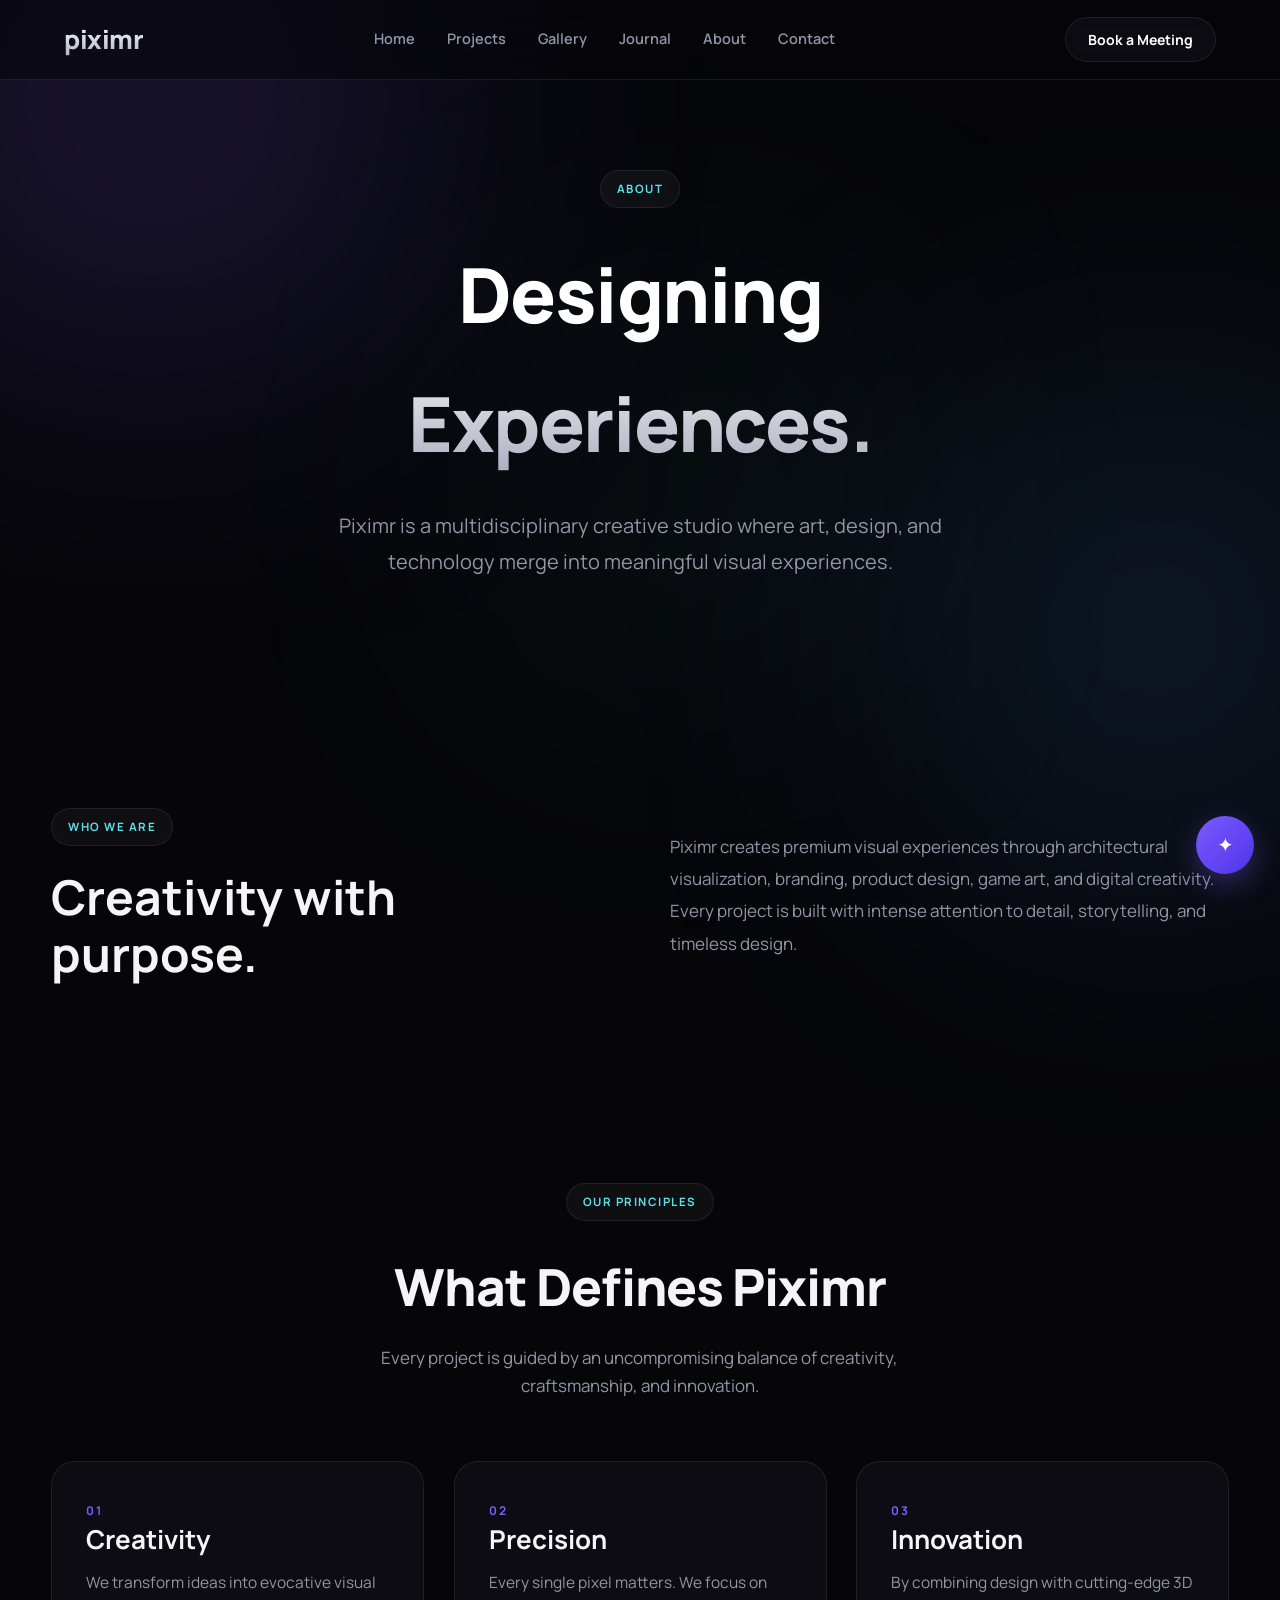
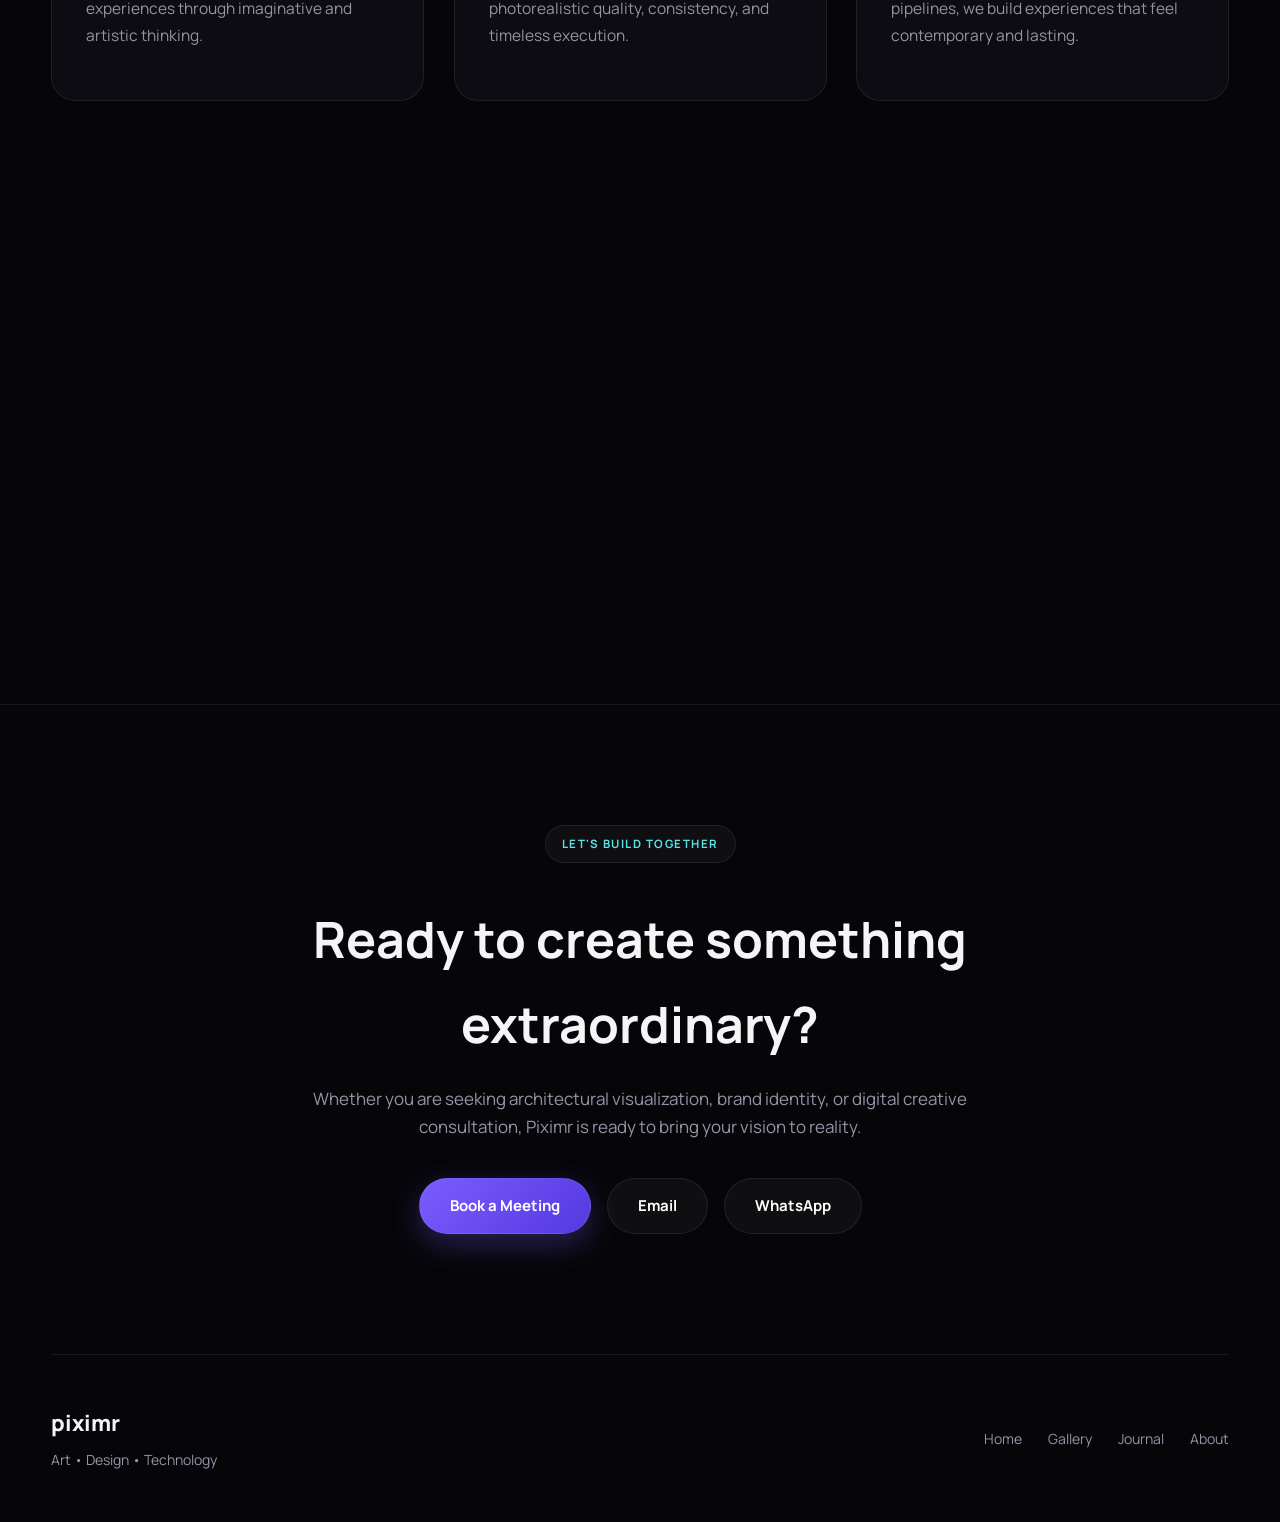
<file: about.html>
<!DOCTYPE html>
<html lang="en">
<head>
  <meta charset="UTF-8">
  <meta name="viewport" content="width=device-width, initial-scale=1.0">
  <title>About | piximr</title>
  <meta name="description" content="Piximr is a multidisciplinary creative studio where art, design and technology merge.">
  <meta name="theme-color" content="#060609">

  <link rel="icon" href="assets/images/favicon.png" type="image/png">
  <link rel="preconnect" href="https://fonts.googleapis.com">
  <link rel="preconnect" href="https://fonts.gstatic.com" crossorigin>
  <link href="https://fonts.googleapis.com/css2?family=Manrope:wght@300;400;500;600;700;800&display=swap" rel="stylesheet">
  <link rel="stylesheet" href="style.css">
</head>
<body>

  <!-- Background Ambience -->
  <div class="ambient ambient-1" aria-hidden="true"></div>
  <div class="ambient ambient-2" aria-hidden="true"></div>
  <div class="ambient ambient-3" aria-hidden="true"></div>
  <div class="noise" aria-hidden="true"></div>

  <!-- Header / Navigation -->
  <header class="navbar">
    <div class="nav-logo">
      <a href="index.html">piximr</a>
    </div>

    <nav class="nav-menu">
      <a href="index.html">Home</a>
      <a href="index.html#explore">Projects</a>
      <a href="gallery.html">Gallery</a>
      <a href="journal.html">Journal</a>
      <a href="about.html" class="active">About</a>
      <a href="#contact">Contact</a>
    </nav>

    <div style="display: flex; align-items: center; gap: 16px;">
      <a href="https://cal.com/piximr" target="_blank" rel="noopener noreferrer" class="nav-book">Book a Meeting</a>
      <div class="nav-toggle" aria-label="Toggle navigation">
        <span></span>
        <span></span>
        <span></span>
      </div>
    </div>
  </header>

  <!-- Hero Section -->
  <section class="page-hero">
    <span class="section-tag">About</span>
    <h1>Designing Experiences.</h1>
    <p class="hero-description">
      Piximr is a multidisciplinary creative studio where art, design, and technology merge into meaningful visual experiences.
    </p>
  </section>

  <!-- Intro Section -->
  <section class="about-intro">
    <div class="about-grid">
      <div>
        <span class="section-tag">Who We Are</span>
        <h2>Creativity with purpose.</h2>
      </div>
      <div>
        <p>
          Piximr creates premium visual experiences through architectural visualization, branding, product design, game art, and digital creativity. Every project is built with intense attention to detail, storytelling, and timeless design.
        </p>
      </div>
    </div>
  </section>

  <!-- Principles / Values -->
  <section class="about-values">
    <div class="section-heading">
      <span class="section-tag">Our Principles</span>
      <h2>What Defines Piximr</h2>
      <p>Every project is guided by an uncompromising balance of creativity, craftsmanship, and innovation.</p>
    </div>

    <div class="project-slider">
      <div class="journal-card">
        <span class="journal-date">01</span>
        <h2>Creativity</h2>
        <p>We transform ideas into evocative visual experiences through imaginative and artistic thinking.</p>
      </div>

      <div class="journal-card">
        <span class="journal-date">02</span>
        <h2>Precision</h2>
        <p>Every single pixel matters. We focus on photorealistic quality, consistency, and timeless execution.</p>
      </div>

      <div class="journal-card">
        <span class="journal-date">03</span>
        <h2>Innovation</h2>
        <p>By combining design with cutting-edge 3D pipelines, we build experiences that feel contemporary and lasting.</p>
      </div>
    </div>
  </section>

  <!-- Philosophy -->
  <section class="signature">
    <div class="signature-content">
      <span class="section-tag">Design Philosophy</span>
      <h2>Every pixel has a purpose.</h2>
      <p>
        At Piximr, we believe great design is more than beautiful visuals. It must communicate, inspire, and resolve challenges while creating an authentic connection with people.
      </p>
    </div>
  </section>

  <!-- Contact -->
  <section class="contact" id="contact">
    <div class="contact-content">
      <span class="section-tag">Let's Build Together</span>
      <h2>Ready to create something extraordinary?</h2>
      <p class="contact-text">
        Whether you are seeking architectural visualization, brand identity, or digital creative consultation, Piximr is ready to bring your vision to reality.
      </p>
      <div class="contact-actions">
        <a href="https://cal.com/piximr" target="_blank" rel="noopener noreferrer" class="contact-btn primary">Book a Meeting</a>
        <a href="mailto:piximrstudio@gmail.com" class="contact-btn">Email</a>
        <a href="https://wa.me/8801825558999" target="_blank" rel="noopener noreferrer" class="contact-btn">WhatsApp</a>
      </div>
    </div>
  </section>

  <!-- Footer -->
  <footer class="footer">
    <div class="footer-left">
      <div class="footer-logo">piximr</div>
      <p>Art • Design • Technology</p>
    </div>
    <div class="footer-right">
      <a href="index.html">Home</a>
      <a href="gallery.html">Gallery</a>
      <a href="journal.html">Journal</a>
      <a href="about.html">About</a>
    </div>
  </footer>

  <!-- AI Concierge -->
  <div class="piximr-ai-bubble" aria-label="Open AI Assistant">
    <div class="ai-core">✦</div>
  </div>

  <div class="piximr-chat-window" id="piximr-chat">
    <div class="chat-header">
      <span>Piximr AI Concierge</span>
      <span id="chat-close">&times;</span>
    </div>
    <div class="chat-messages" id="chat-messages"></div>
    <div class="chat-input-area">
      <input type="text" id="chat-input" placeholder="Ask about our design philosophy...">
      <button id="chat-send">Send</button>
    </div>
  </div>

  <script src="script.js"></script>
</body>
</html>
</file>
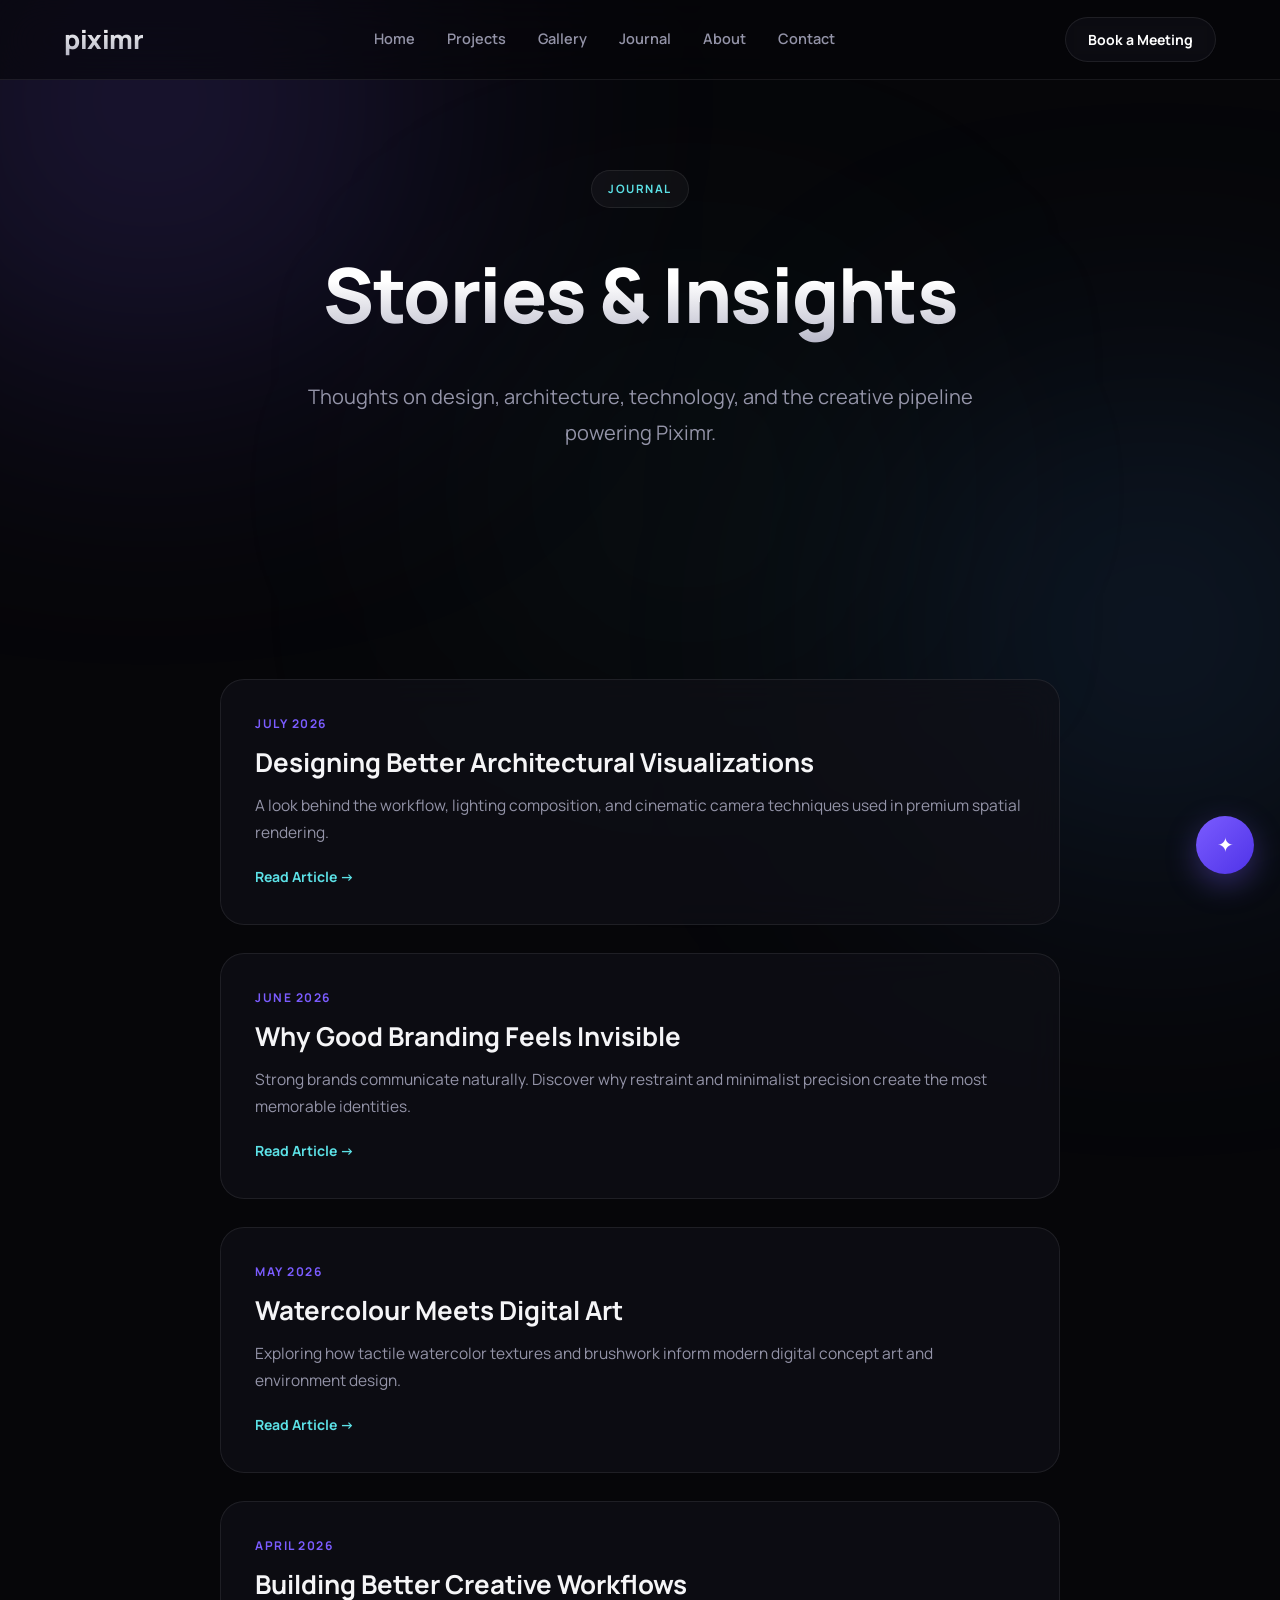
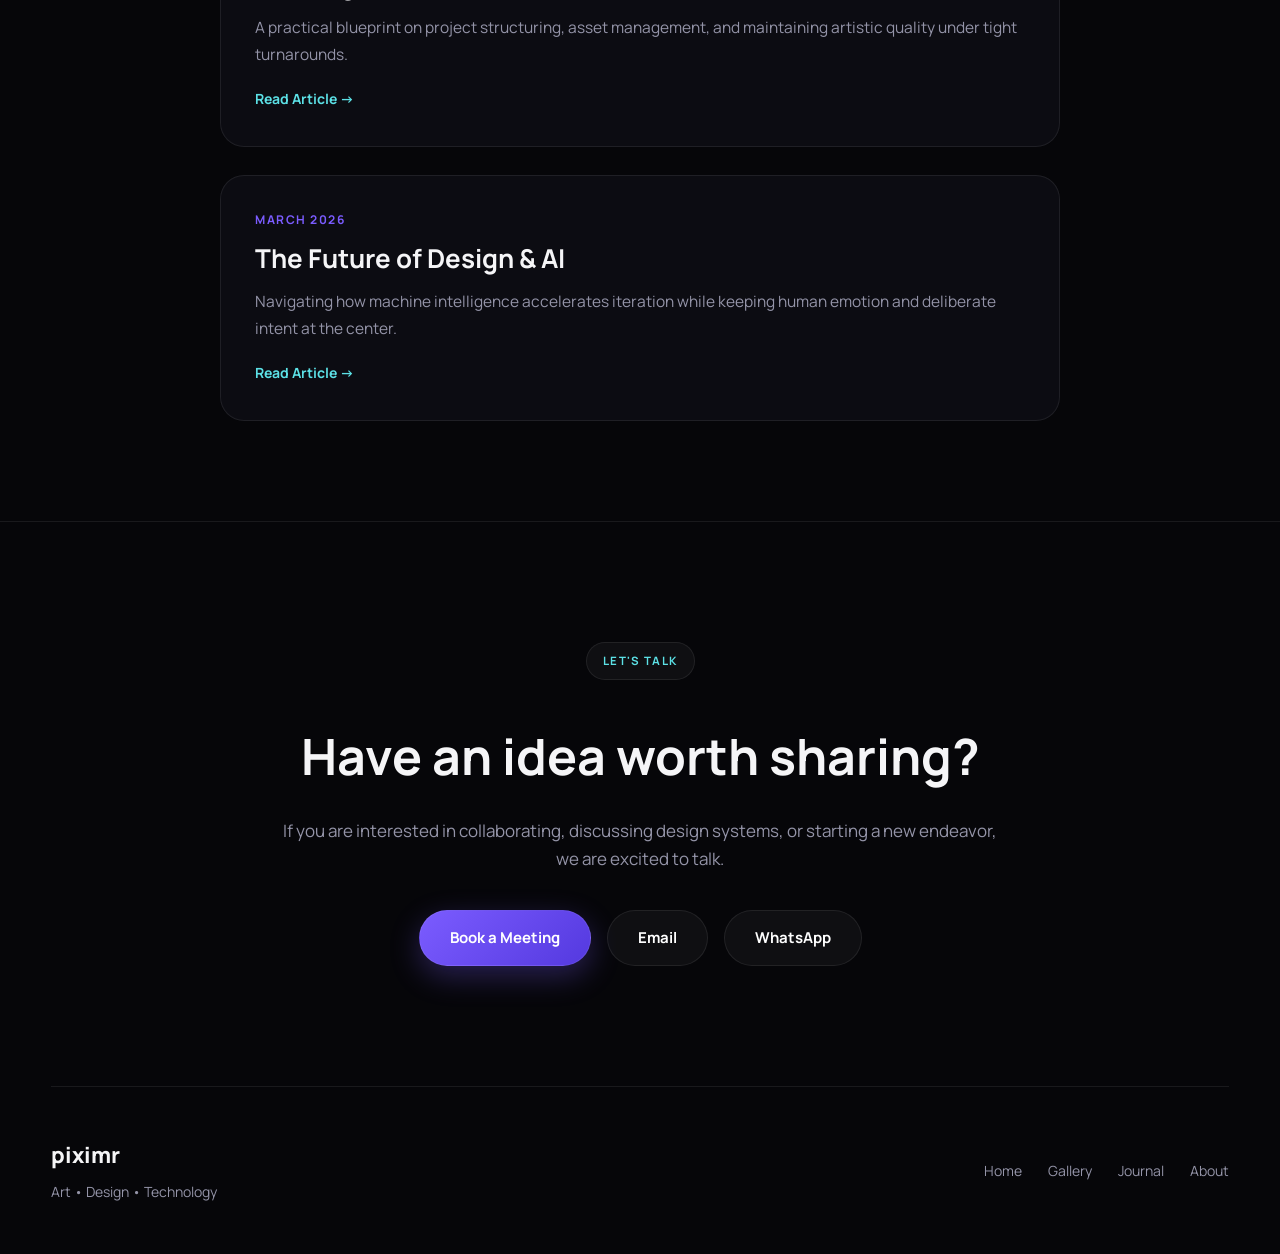
<file: journal.html>
<!DOCTYPE html>
<html lang="en">
<head>
  <meta charset="UTF-8">
  <meta name="viewport" content="width=device-width, initial-scale=1.0">
  <title>Journal | piximr</title>
  <meta name="description" content="Thoughts on design, architecture, technology and creative processes from Piximr.">
  <meta name="theme-color" content="#060609">

  <link rel="icon" href="assets/images/favicon.png" type="image/png">
  <link rel="preconnect" href="https://fonts.googleapis.com">
  <link rel="preconnect" href="https://fonts.gstatic.com" crossorigin>
  <link href="https://fonts.googleapis.com/css2?family=Manrope:wght@300;400;500;600;700;800&display=swap" rel="stylesheet">
  <link rel="stylesheet" href="style.css">
</head>
<body>

  <!-- Background Ambience -->
  <div class="ambient ambient-1" aria-hidden="true"></div>
  <div class="ambient ambient-2" aria-hidden="true"></div>
  <div class="ambient ambient-3" aria-hidden="true"></div>
  <div class="noise" aria-hidden="true"></div>

  <!-- Header / Navigation -->
  <header class="navbar">
    <div class="nav-logo">
      <a href="index.html">piximr</a>
    </div>

    <nav class="nav-menu">
      <a href="index.html">Home</a>
      <a href="index.html#explore">Projects</a>
      <a href="gallery.html">Gallery</a>
      <a href="journal.html" class="active">Journal</a>
      <a href="about.html">About</a>
      <a href="#contact">Contact</a>
    </nav>

    <div style="display: flex; align-items: center; gap: 16px;">
      <a href="https://cal.com/piximr" target="_blank" rel="noopener noreferrer" class="nav-book">Book a Meeting</a>
      <div class="nav-toggle" aria-label="Toggle navigation">
        <span></span>
        <span></span>
        <span></span>
      </div>
    </div>
  </header>

  <!-- Hero Section -->
  <section class="page-hero">
    <span class="section-tag">Journal</span>
    <h1>Stories & Insights</h1>
    <p class="hero-description">
      Thoughts on design, architecture, technology, and the creative pipeline powering Piximr.
    </p>
  </section>

  <!-- Journal Feed -->
  <section class="journal-feed">
    <article class="journal-card">
      <div class="journal-date">July 2026</div>
      <h2>Designing Better Architectural Visualizations</h2>
      <p>A look behind the workflow, lighting composition, and cinematic camera techniques used in premium spatial rendering.</p>
      <a href="#">Read Article &rarr;</a>
    </article>

    <article class="journal-card">
      <div class="journal-date">June 2026</div>
      <h2>Why Good Branding Feels Invisible</h2>
      <p>Strong brands communicate naturally. Discover why restraint and minimalist precision create the most memorable identities.</p>
      <a href="#">Read Article &rarr;</a>
    </article>

    <article class="journal-card">
      <div class="journal-date">May 2026</div>
      <h2>Watercolour Meets Digital Art</h2>
      <p>Exploring how tactile watercolor textures and brushwork inform modern digital concept art and environment design.</p>
      <a href="#">Read Article &rarr;</a>
    </article>

    <article class="journal-card">
      <div class="journal-date">April 2026</div>
      <h2>Building Better Creative Workflows</h2>
      <p>A practical blueprint on project structuring, asset management, and maintaining artistic quality under tight turnarounds.</p>
      <a href="#">Read Article &rarr;</a>
    </article>

    <article class="journal-card">
      <div class="journal-date">March 2026</div>
      <h2>The Future of Design & AI</h2>
      <p>Navigating how machine intelligence accelerates iteration while keeping human emotion and deliberate intent at the center.</p>
      <a href="#">Read Article &rarr;</a>
    </article>
  </section>

  <!-- Contact -->
  <section class="contact" id="contact">
    <div class="contact-content">
      <span class="section-tag">Let's Talk</span>
      <h2>Have an idea worth sharing?</h2>
      <p class="contact-text">
        If you are interested in collaborating, discussing design systems, or starting a new endeavor, we are excited to talk.
      </p>
      <div class="contact-actions">
        <a href="https://cal.com/piximr" target="_blank" rel="noopener noreferrer" class="contact-btn primary">Book a Meeting</a>
        <a href="mailto:piximrstudio@gmail.com" class="contact-btn">Email</a>
        <a href="https://wa.me/8801825558999" target="_blank" rel="noopener noreferrer" class="contact-btn">WhatsApp</a>
      </div>
    </div>
  </section>

  <!-- Footer -->
  <footer class="footer">
    <div class="footer-left">
      <div class="footer-logo">piximr</div>
      <p>Art • Design • Technology</p>
    </div>
    <div class="footer-right">
      <a href="index.html">Home</a>
      <a href="gallery.html">Gallery</a>
      <a href="journal.html">Journal</a>
      <a href="about.html">About</a>
    </div>
  </footer>

  <!-- AI Concierge -->
  <div class="piximr-ai-bubble" aria-label="Open AI Assistant">
    <div class="ai-core">✦</div>
  </div>

  <div class="piximr-chat-window" id="piximr-chat">
    <div class="chat-header">
      <span>Piximr AI Concierge</span>
      <span id="chat-close">&times;</span>
    </div>
    <div class="chat-messages" id="chat-messages"></div>
    <div class="chat-input-area">
      <input type="text" id="chat-input" placeholder="Ask about our articles...">
      <button id="chat-send">Send</button>
    </div>
  </div>

  <script src="script.js"></script>
</body>
</html>
</file>
<file: style.css>
/* ==========================================================================
   PIXIMR CREATIVE STUDIO — CORE STYLESHEET
   Refined Dark Glassmorphism & Studio Architecture
   ========================================================================== */

/* --------------------------------------------------------------------------
   1. DESIGN TOKENS & CSS VARIABLES
   -------------------------------------------------------------------------- */
:root {
  --bg: #060609;
  --surface: rgba(17, 17, 24, 0.7);
  --surface-solid: #111118;
  --surface-hover: rgba(26, 26, 38, 0.8);
  
  --primary: #7b5cff;
  --primary-glow: rgba(123, 92, 255, 0.35);
  --accent-cyan: #5ce1e6;
  --accent-blue: #4d9fff;
  
  --text-main: #f5f5f7;
  --text-muted: #9494a8;
  --border-glass: rgba(255, 255, 255, 0.08);
  --border-active: rgba(123, 92, 255, 0.4);

  --font-main: "Manrope", -apple-system, BlinkMacSystemFont, sans-serif;
  --radius-sm: 14px;
  --radius-md: 24px;
  --radius-lg: 32px;
  --radius-full: 9999px;

  --shadow-card: 0 20px 50px rgba(0, 0, 0, 0.45);
  --shadow-glow: 0 0 35px var(--primary-glow);
  --transition: all 0.35s cubic-bezier(0.16, 1, 0.3, 1);
  --container: min(1200px, 92%);
}

/* --------------------------------------------------------------------------
   2. RESET & BASE
   -------------------------------------------------------------------------- */
*, *::before, *::after {
  box-sizing: border-box;
  margin: 0;
  padding: 0;
}

html {
  scroll-behavior: smooth;
  color-scheme: dark;
}

body {
  font-family: var(--font-main);
  background-color: var(--bg);
  color: var(--text-main);
  line-height: 1.7;
  overflow-x: hidden;
  text-rendering: optimizeLegibility;
  -webkit-font-smoothing: antialiased;
}

a {
  color: inherit;
  text-decoration: none;
  transition: var(--transition);
}

img, video {
  display: block;
  width: 100%;
  height: auto;
  user-select: none;
}

button, input {
  font: inherit;
  border: none;
  outline: none;
  background: none;
}

/* Selection & Scrollbar */
::selection {
  background: var(--primary);
  color: #fff;
}

::-webkit-scrollbar {
  width: 8px;
}

::-webkit-scrollbar-track {
  background: var(--bg);
}

::-webkit-scrollbar-thumb {
  background: rgba(255, 255, 255, 0.15);
  border-radius: var(--radius-full);
}

::-webkit-scrollbar-thumb:hover {
  background: var(--primary);
}

/* --------------------------------------------------------------------------
   3. BACKGROUND AMBIENCE & TEXTURE
   -------------------------------------------------------------------------- */
.ambient {
  position: fixed;
  border-radius: 50%;
  filter: blur(140px);
  pointer-events: none;
  z-index: -2;
  will-change: transform;
}

.ambient-1 {
  width: 500px;
  height: 500px;
  top: -150px;
  left: -100px;
  background: rgba(123, 92, 255, 0.22);
}

.ambient-2 {
  width: 450px;
  height: 450px;
  right: -100px;
  bottom: 5%;
  background: rgba(77, 159, 255, 0.16);
}

.ambient-3 {
  width: 350px;
  height: 350px;
  left: 40%;
  top: 35%;
  background: rgba(92, 225, 230, 0.08);
}

.noise {
  position: fixed;
  inset: 0;
  pointer-events: none;
  z-index: -1;
  opacity: 0.025;
  background: url("https://www.transparenttextures.com/patterns/noise.png");
}

/* --------------------------------------------------------------------------
   4. NAVIGATION (DESKTOP & MOBILE DRAWER)
   -------------------------------------------------------------------------- */
.navbar {
  position: fixed;
  top: 0;
  left: 0;
  width: 100%;
  height: 80px;
  display: flex;
  align-items: center;
  justify-content: space-between;
  padding: 0 5%;
  background: rgba(6, 6, 9, 0.6);
  backdrop-filter: blur(24px);
  -webkit-backdrop-filter: blur(24px);
  border-bottom: 1px solid var(--border-glass);
  z-index: 1000;
  transition: var(--transition);
}

.nav-logo a {
  font-size: 26px;
  font-weight: 800;
  letter-spacing: -0.5px;
  background: linear-gradient(180deg, #fff 0%, #b3b3c2 100%);
  -webkit-background-clip: text;
  -webkit-text-fill-color: transparent;
}

.nav-menu {
  display: flex;
  align-items: center;
  gap: 32px;
}

.nav-menu a {
  font-size: 14.5px;
  font-weight: 600;
  color: var(--text-muted);
  position: relative;
  padding: 6px 0;
}

.nav-menu a:hover,
.nav-menu a.active {
  color: #fff;
}

.nav-menu a::after {
  content: "";
  position: absolute;
  left: 0;
  bottom: 0;
  width: 0;
  height: 2px;
  background: linear-gradient(90deg, var(--primary), var(--accent-cyan));
  border-radius: var(--radius-full);
  transition: var(--transition);
}

.nav-menu a:hover::after,
.nav-menu a.active::after {
  width: 100%;
}

.nav-book {
  padding: 10px 22px;
  border-radius: var(--radius-full);
  font-size: 14px;
  font-weight: 700;
  background: var(--surface);
  border: 1px solid var(--border-glass);
  color: #fff;
  display: inline-flex;
  align-items: center;
  backdrop-filter: blur(10px);
}

.nav-book:hover {
  border-color: var(--border-active);
  background: var(--surface-hover);
  box-shadow: 0 0 20px rgba(123, 92, 255, 0.2);
}

/* Mobile Hamburger Toggle */
.nav-toggle {
  display: none;
  flex-direction: column;
  gap: 6px;
  cursor: pointer;
  z-index: 1100;
  padding: 8px;
}

.nav-toggle span {
  width: 24px;
  height: 2px;
  background: #fff;
  border-radius: 2px;
  transition: var(--transition);
}

.nav-toggle.open span:nth-child(1) {
  transform: translateY(8px) rotate(45deg);
}

.nav-toggle.open span:nth-child(2) {
  opacity: 0;
}

.nav-toggle.open span:nth-child(3) {
  transform: translateY(-8px) rotate(-45deg);
}

/* --------------------------------------------------------------------------
   5. BUTTONS & PILLS
   -------------------------------------------------------------------------- */
.primary-btn, .secondary-btn, .contact-btn {
  display: inline-flex;
  align-items: center;
  justify-content: center;
  padding: 14px 30px;
  border-radius: var(--radius-full);
  font-size: 15px;
  font-weight: 700;
  cursor: pointer;
  transition: var(--transition);
}

.primary-btn, .contact-btn.primary {
  background: linear-gradient(135deg, var(--primary) 0%, #5439df 100%);
  color: #fff;
  box-shadow: 0 10px 30px rgba(123, 92, 255, 0.3);
}

.primary-btn:hover, .contact-btn.primary:hover {
  transform: translateY(-3px);
  box-shadow: var(--shadow-glow);
}

.secondary-btn, .contact-btn {
  background: rgba(255, 255, 255, 0.04);
  border: 1px solid var(--border-glass);
  color: #fff;
  backdrop-filter: blur(16px);
}

.secondary-btn:hover, .contact-btn:hover {
  background: rgba(255, 255, 255, 0.08);
  border-color: rgba(255, 255, 255, 0.18);
  transform: translateY(-3px);
}

.section-tag {
  display: inline-flex;
  align-items: center;
  padding: 8px 16px;
  border-radius: var(--radius-full);
  background: rgba(255, 255, 255, 0.04);
  border: 1px solid var(--border-glass);
  font-size: 11.5px;
  font-weight: 700;
  letter-spacing: 1.5px;
  text-transform: uppercase;
  color: var(--accent-cyan);
  margin-bottom: 22px;
}

/* --------------------------------------------------------------------------
   6. HERO SECTION
   -------------------------------------------------------------------------- */
.hero {
  position: relative;
  min-height: 100vh;
  display: flex;
  align-items: center;
  justify-content: center;
  padding: 120px 5% 80px;
  overflow: hidden;
}

.hero video {
  position: absolute;
  inset: 0;
  width: 100%;
  height: 100%;
  object-fit: cover;
  z-index: -3;
  opacity: 0.55;
}

.hero-overlay {
  position: absolute;
  inset: 0;
  background: radial-gradient(circle at center, rgba(6, 6, 9, 0.4) 0%, var(--bg) 85%);
  z-index: -2;
}

.hero-content {
  max-width: 880px;
  margin: auto;
  text-align: center;
}

.eyebrow {
  display: inline-block;
  font-size: 12px;
  font-weight: 700;
  letter-spacing: 2.5px;
  text-transform: uppercase;
  color: var(--accent-cyan);
  margin-bottom: 18px;
}

.hero h1 {
  font-size: clamp(52px, 8vw, 110px);
  font-weight: 800;
  line-height: 1.05;
  letter-spacing: -2px;
  margin-bottom: 24px;
  background: linear-gradient(180deg, #ffffff 30%, #a4a4ba 100%);
  -webkit-background-clip: text;
  -webkit-text-fill-color: transparent;
}

.hero-description {
  font-size: clamp(17px, 2vw, 20px);
  color: var(--text-muted);
  max-width: 680px;
  margin: 0 auto 38px;
  line-height: 1.8;
}

.hero-buttons {
  display: flex;
  justify-content: center;
  gap: 16px;
  flex-wrap: wrap;
}

/* Page Hero for Subpages */
.page-hero {
  padding: 170px 5% 90px;
  text-align: center;
  max-width: 900px;
  margin: auto;
}

.page-hero h1 {
  font-size: clamp(40px, 6vw, 76px);
  font-weight: 800;
  letter-spacing: -1.5px;
  margin-bottom: 20px;
  background: linear-gradient(180deg, #ffffff 40%, #a6a6bb 100%);
  -webkit-background-clip: text;
  -webkit-text-fill-color: transparent;
}

/* --------------------------------------------------------------------------
   7. CARDS & GRID SYSTEM
   -------------------------------------------------------------------------- */
.explore, .gallery-grid, .about-intro, .about-values, .journal-feed {
  padding: 100px 0;
}

.section-heading {
  width: var(--container);
  margin: 0 auto 60px;
  text-align: center;
}

.section-heading h2 {
  font-size: clamp(32px, 4vw, 54px);
  font-weight: 800;
  letter-spacing: -1px;
  margin-bottom: 14px;
}

.section-heading p {
  color: var(--text-muted);
  font-size: 17px;
  max-width: 620px;
  margin: auto;
}

.project-slider {
  width: var(--container);
  margin: auto;
  display: grid;
  grid-template-columns: repeat(auto-fit, minmax(340px, 1fr));
  gap: 30px;
}

.project-card {
  position: relative;
  border-radius: var(--radius-lg);
  background: var(--surface);
  border: 1px solid var(--border-glass);
  overflow: hidden;
  box-shadow: var(--shadow-card);
  transition: transform 0.4s ease, border-color 0.4s ease, box-shadow 0.4s ease;
  backdrop-filter: blur(20px);
}

.project-card:hover {
  transform: translateY(-8px);
  border-color: var(--border-active);
  box-shadow: 0 25px 60px rgba(0, 0, 0, 0.6), var(--shadow-glow);
}

.project-image {
  position: relative;
  height: 480px;
  overflow: hidden;
}

.project-image img {
  height: 100%;
  object-fit: cover;
  transition: transform 0.8s cubic-bezier(0.16, 1, 0.3, 1);
}

.project-card:hover .project-image img {
  transform: scale(1.06);
}

.project-gradient {
  position: absolute;
  inset: 0;
  background: linear-gradient(180deg, transparent 30%, rgba(6, 6, 9, 0.95) 100%);
}

.project-content {
  position: absolute;
  left: 28px;
  right: 28px;
  bottom: 28px;
  z-index: 2;
}

.project-category {
  display: inline-block;
  font-size: 11px;
  font-weight: 700;
  letter-spacing: 1.5px;
  text-transform: uppercase;
  color: var(--accent-cyan);
  margin-bottom: 10px;
}

.project-content h3 {
  font-size: 26px;
  font-weight: 700;
  margin-bottom: 10px;
  line-height: 1.2;
}

.project-content p {
  font-size: 14.5px;
  color: var(--text-muted);
  line-height: 1.6;
}

/* --------------------------------------------------------------------------
   8. JOURNAL & ABOUT LAYOUTS
   -------------------------------------------------------------------------- */
.journal-feed {
  width: min(840px, 92%);
  margin: auto;
  display: flex;
  flex-direction: column;
  gap: 28px;
}

.journal-card {
  background: var(--surface);
  border: 1px solid var(--border-glass);
  border-radius: var(--radius-md);
  padding: 34px;
  transition: var(--transition);
  backdrop-filter: blur(18px);
}

.journal-card:hover {
  border-color: var(--border-active);
  transform: translateX(6px);
  background: var(--surface-hover);
}

.journal-date {
  font-size: 12px;
  font-weight: 700;
  letter-spacing: 1.5px;
  color: var(--primary);
  text-transform: uppercase;
  margin-bottom: 12px;
}

.journal-card h2 {
  font-size: 26px;
  margin-bottom: 12px;
  line-height: 1.3;
}

.journal-card p {
  color: var(--text-muted);
  font-size: 15.5px;
  margin-bottom: 18px;
}

.journal-card a {
  font-size: 14px;
  font-weight: 700;
  color: var(--accent-cyan);
}

.about-grid {
  width: var(--container);
  margin: auto;
  display: grid;
  grid-template-columns: 1fr 1fr;
  gap: 60px;
  align-items: center;
}

.about-grid h2 {
  font-size: clamp(32px, 4vw, 48px);
  line-height: 1.2;
}

.about-grid p {
  font-size: 17px;
  color: var(--text-muted);
  line-height: 1.9;
}

/* --------------------------------------------------------------------------
   9. PHILOSOPHY / SIGNATURE
   -------------------------------------------------------------------------- */
.signature {
  padding: 130px 0;
  text-align: center;
}

.signature-content {
  width: min(780px, 90%);
  margin: auto;
}

.signature-content h2 {
  font-size: clamp(34px, 5vw, 56px);
  margin-bottom: 20px;
  letter-spacing: -1px;
}

.signature-content p {
  font-size: 18px;
  color: var(--text-muted);
  line-height: 1.9;
}

/* --------------------------------------------------------------------------
   10. CONTACT & FOOTER
   -------------------------------------------------------------------------- */
.contact {
  padding: 120px 0;
  text-align: center;
  border-top: 1px solid var(--border-glass);
}

.contact-content {
  width: min(720px, 90%);
  margin: auto;
}

.contact-content h2 {
  font-size: clamp(32px, 4vw, 50px);
  margin: 12px 0 18px;
}

.contact-text {
  color: var(--text-muted);
  font-size: 17px;
  margin-bottom: 36px;
}

.contact-actions {
  display: flex;
  justify-content: center;
  gap: 16px;
  flex-wrap: wrap;
}

.footer {
  width: var(--container);
  margin: auto;
  padding: 50px 0;
  display: flex;
  justify-content: space-between;
  align-items: center;
  border-top: 1px solid var(--border-glass);
  font-size: 14px;
}

.footer-logo {
  font-size: 22px;
  font-weight: 800;
  margin-bottom: 6px;
}

.footer-left p {
  color: var(--text-muted);
}

.footer-right {
  display: flex;
  gap: 26px;
}

.footer-right a {
  color: var(--text-muted);
}

.footer-right a:hover {
  color: #fff;
}

/* --------------------------------------------------------------------------
   11. PIXIMR AI CHAT CONCIERGE
   -------------------------------------------------------------------------- */
.piximr-ai-bubble {
  position: fixed;
  right: 26px;
  bottom: 26px;
  width: 58px;
  height: 58px;
  border-radius: var(--radius-full);
  display: flex;
  align-items: center;
  justify-content: center;
  cursor: pointer;
  background: linear-gradient(135deg, var(--primary) 0%, #4f33e8 100%);
  box-shadow: 0 10px 30px var(--primary-glow);
  z-index: 999;
  transition: var(--transition);
}

.piximr-ai-bubble:hover {
  transform: scale(1.08) translateY(-3px);
  box-shadow: 0 15px 40px var(--primary-glow);
}

.ai-core {
  font-size: 20px;
  color: #fff;
}

.piximr-chat-window {
  position: fixed;
  right: 26px;
  bottom: 96px;
  width: 370px;
  max-height: 540px;
  height: 80vh;
  background: rgba(14, 14, 20, 0.94);
  border: 1px solid var(--border-active);
  border-radius: var(--radius-md);
  box-shadow: 0 25px 70px rgba(0, 0, 0, 0.8);
  backdrop-filter: blur(28px);
  -webkit-backdrop-filter: blur(28px);
  display: none;
  flex-direction: column;
  overflow: hidden;
  z-index: 998;
}

.piximr-chat-window.active {
  display: flex;
}

.chat-header {
  padding: 16px 20px;
  background: rgba(255, 255, 255, 0.03);
  border-bottom: 1px solid var(--border-glass);
  display: flex;
  justify-content: space-between;
  align-items: center;
  font-weight: 700;
  font-size: 15px;
}

#chat-close {
  cursor: pointer;
  font-size: 20px;
  color: var(--text-muted);
  transition: var(--transition);
}

#chat-close:hover {
  color: #fff;
}

.chat-messages {
  flex: 1;
  padding: 20px;
  overflow-y: auto;
  display: flex;
  flex-direction: column;
  gap: 12px;
}

.chat-messages p,
.bot-message,
.user-message {
  padding: 12px 16px;
  border-radius: var(--radius-sm);
  font-size: 14px;
  line-height: 1.6;
  max-width: 85%;
}

.bot-message, .chat-messages p:not(.user-msg) {
  background: rgba(255, 255, 255, 0.06);
  border: 1px solid var(--border-glass);
  color: var(--text-main);
  align-self: flex-start;
  border-bottom-left-radius: 4px;
}

.user-message, .user-msg {
  background: linear-gradient(135deg, var(--primary) 0%, #5037dd 100%);
  color: #fff;
  align-self: flex-end;
  border-bottom-right-radius: 4px;
}

.chat-input-area {
  display: flex;
  gap: 8px;
  padding: 14px;
  background: rgba(8, 8, 12, 0.8);
  border-top: 1px solid var(--border-glass);
}

#chat-input {
  flex: 1;
  padding: 10px 16px;
  border-radius: var(--radius-full);
  background: rgba(255, 255, 255, 0.05);
  border: 1px solid var(--border-glass);
  color: #fff;
  font-size: 14px;
}

#chat-input:focus {
  border-color: var(--border-active);
}

#chat-send {
  padding: 0 18px;
  border-radius: var(--radius-full);
  background: var(--primary);
  color: #fff;
  font-size: 13px;
  font-weight: 700;
  cursor: pointer;
  transition: var(--transition);
}

#chat-send:hover {
  background: #6a46ff;
}

/* --------------------------------------------------------------------------
   12. REVEAL ANIMATIONS
   -------------------------------------------------------------------------- */
.reveal {
  opacity: 0;
  transform: translateY(40px);
  transition: opacity 0.8s cubic-bezier(0.16, 1, 0.3, 1), transform 0.8s cubic-bezier(0.16, 1, 0.3, 1);
  will-change: opacity, transform;
}

.reveal.show {
  opacity: 1;
  transform: translateY(0);
}

/* --------------------------------------------------------------------------
   13. RESPONSIVE BREAKPOINTS
   -------------------------------------------------------------------------- */
@media (max-width: 900px) {
  .nav-menu {
    position: fixed;
    top: 0;
    right: -100%;
    width: 280px;
    height: 100vh;
    background: rgba(11, 11, 16, 0.98);
    backdrop-filter: blur(30px);
    flex-direction: column;
    justify-content: center;
    gap: 28px;
    padding: 40px;
    border-left: 1px solid var(--border-glass);
    transition: right 0.4s cubic-bezier(0.16, 1, 0.3, 1);
    z-index: 1050;
  }

  .nav-menu.open {
    right: 0;
  }

  .nav-toggle {
    display: flex;
  }

  .about-grid {
    grid-template-columns: 1fr;
    gap: 40px;
  }
}

@media (max-width: 600px) {
  .hero-buttons, .contact-actions {
    flex-direction: column;
    width: 100%;
  }

  .primary-btn, .secondary-btn, .contact-btn {
    width: 100%;
  }

  .project-slider {
    grid-template-columns: 1fr;
  }

  .project-image {
    height: 380px;
  }

  .footer {
    flex-direction: column;
    gap: 24px;
    text-align: center;
  }

  .piximr-chat-window {
    width: calc(100vw - 32px);
    right: 16px;
    bottom: 86px;
  }
}
</file>
